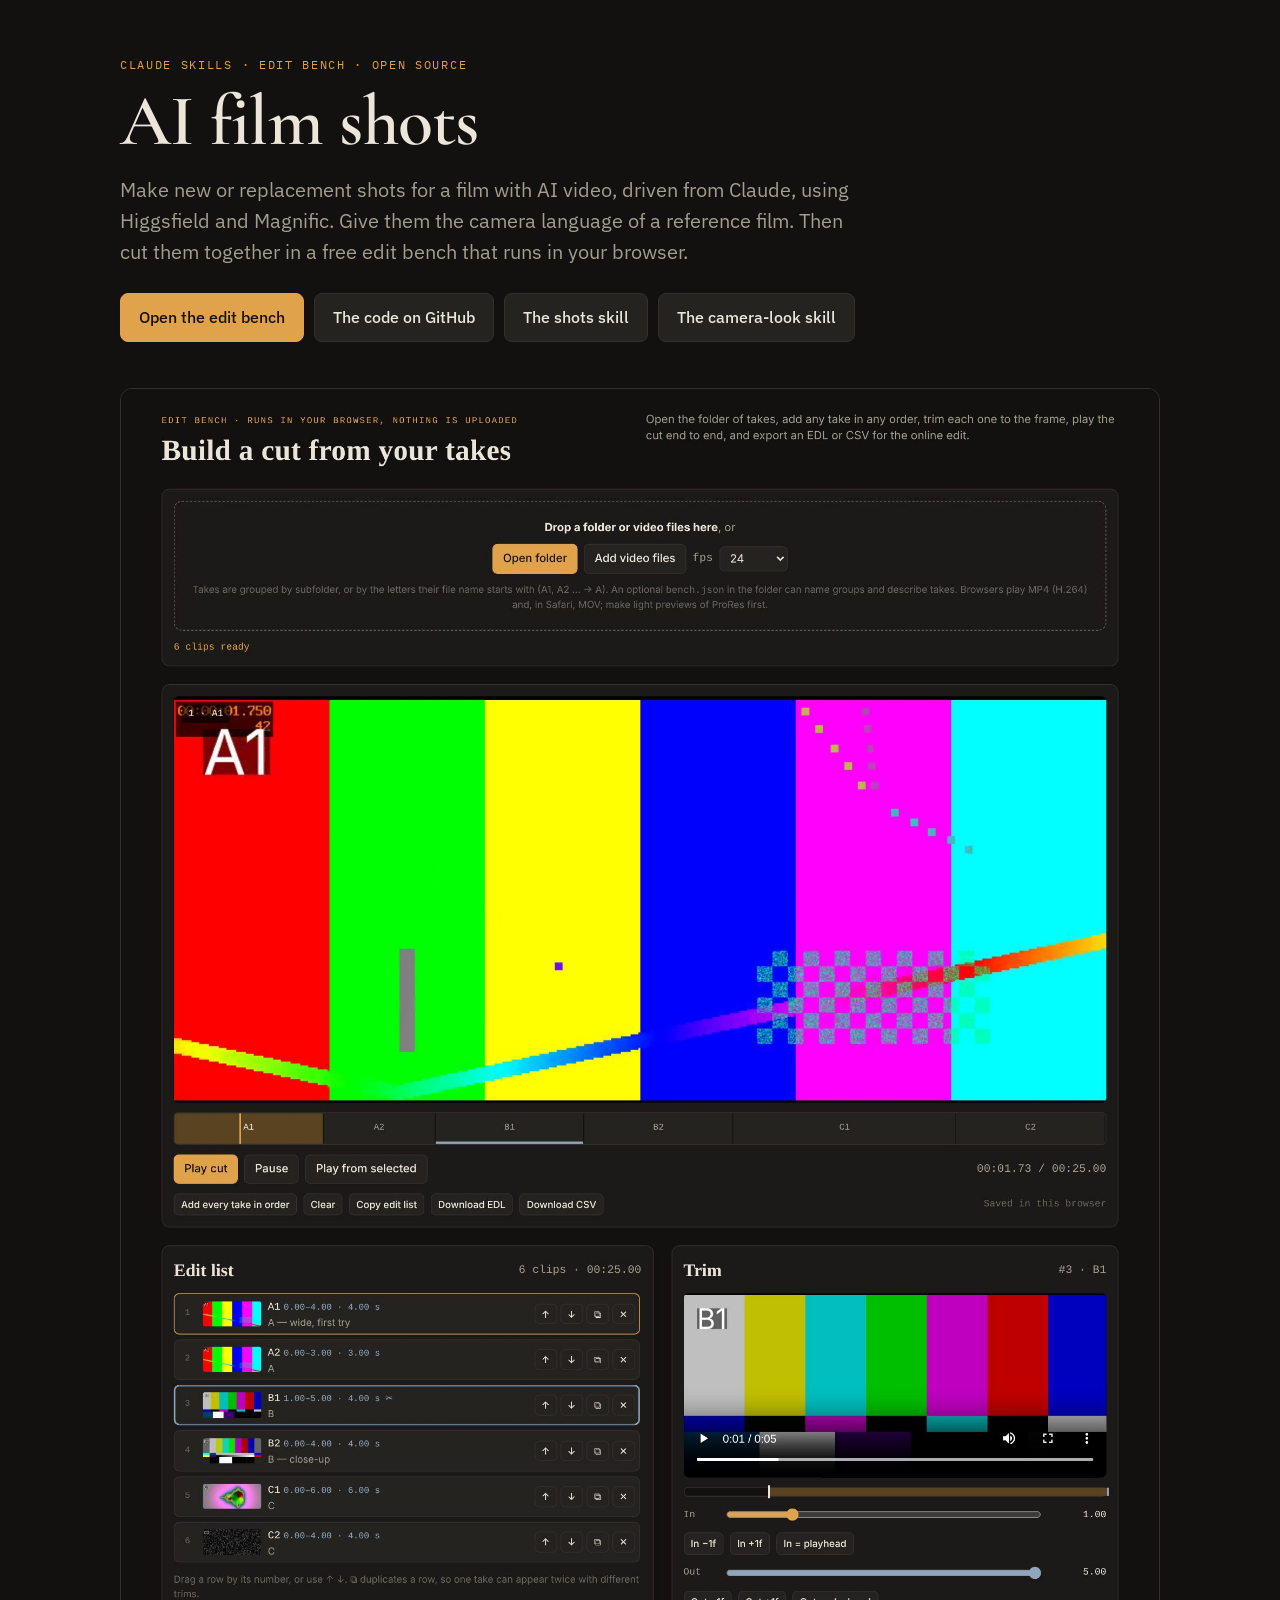
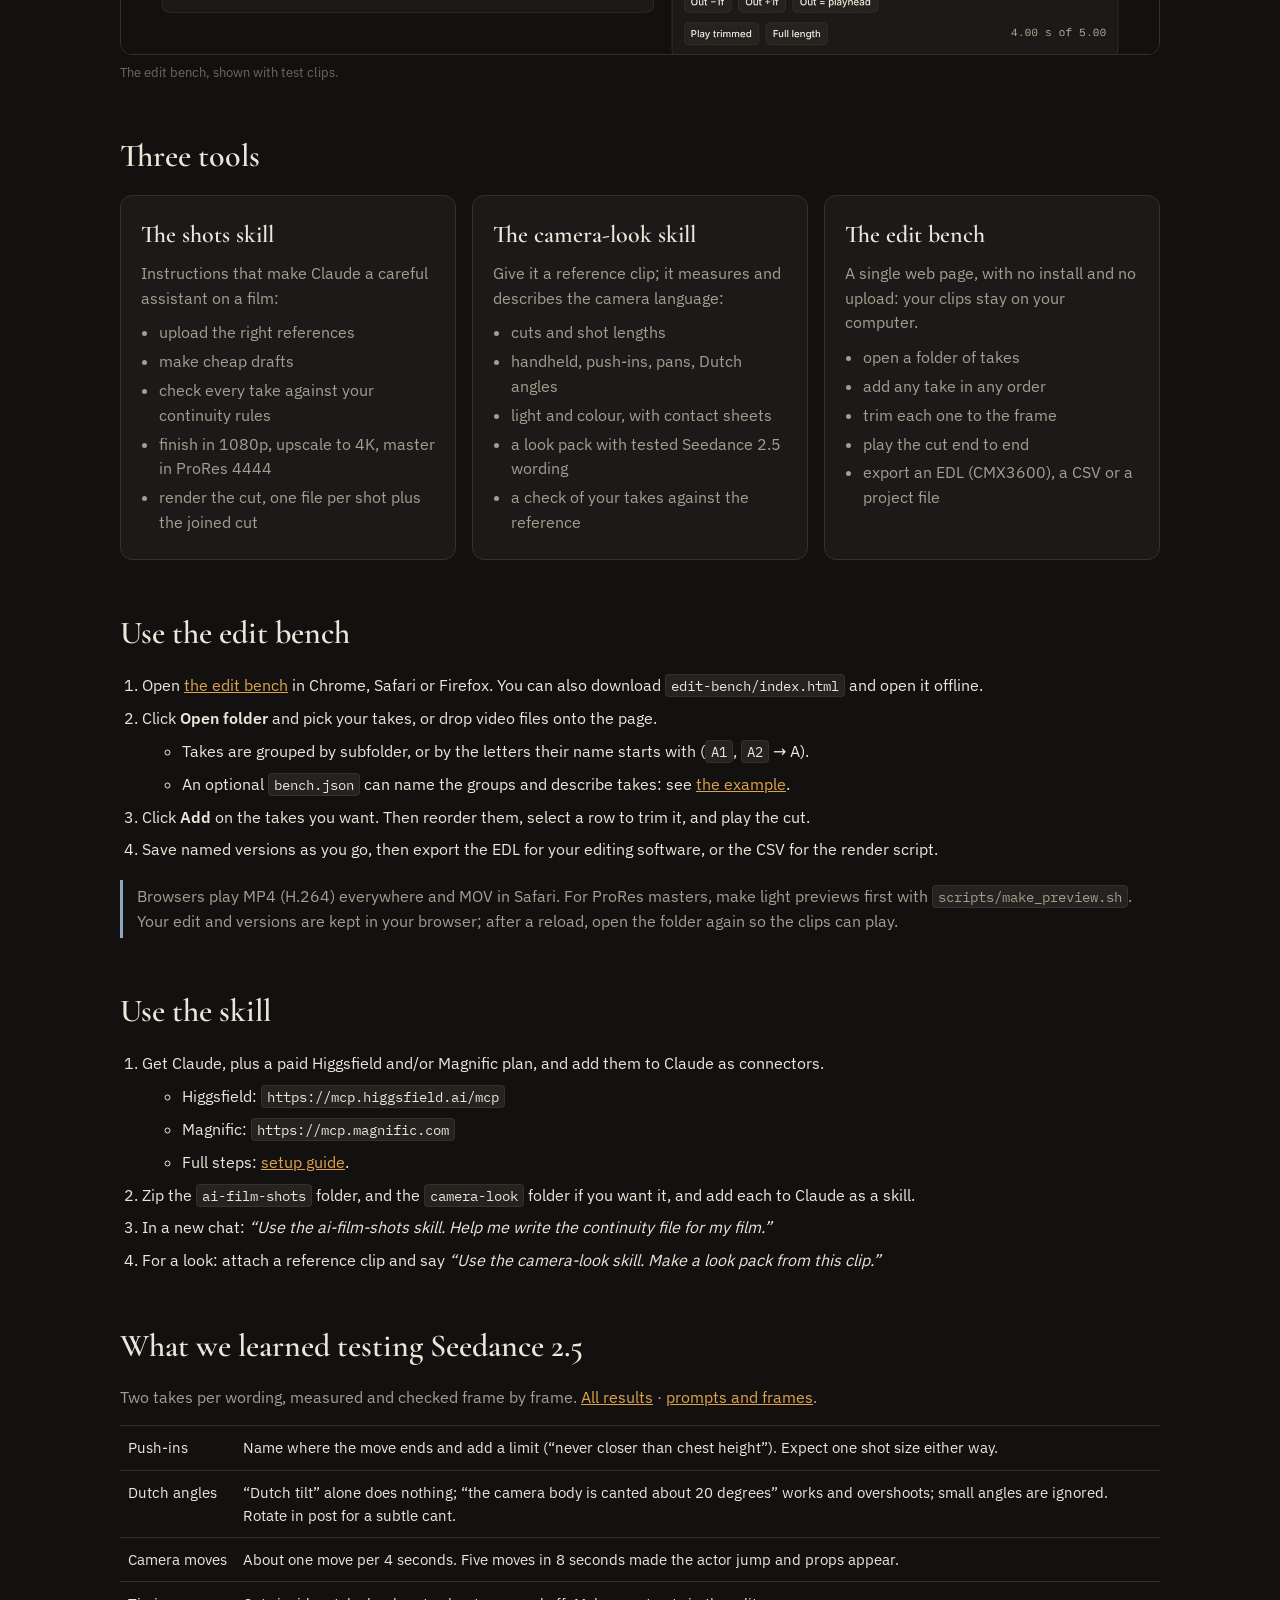
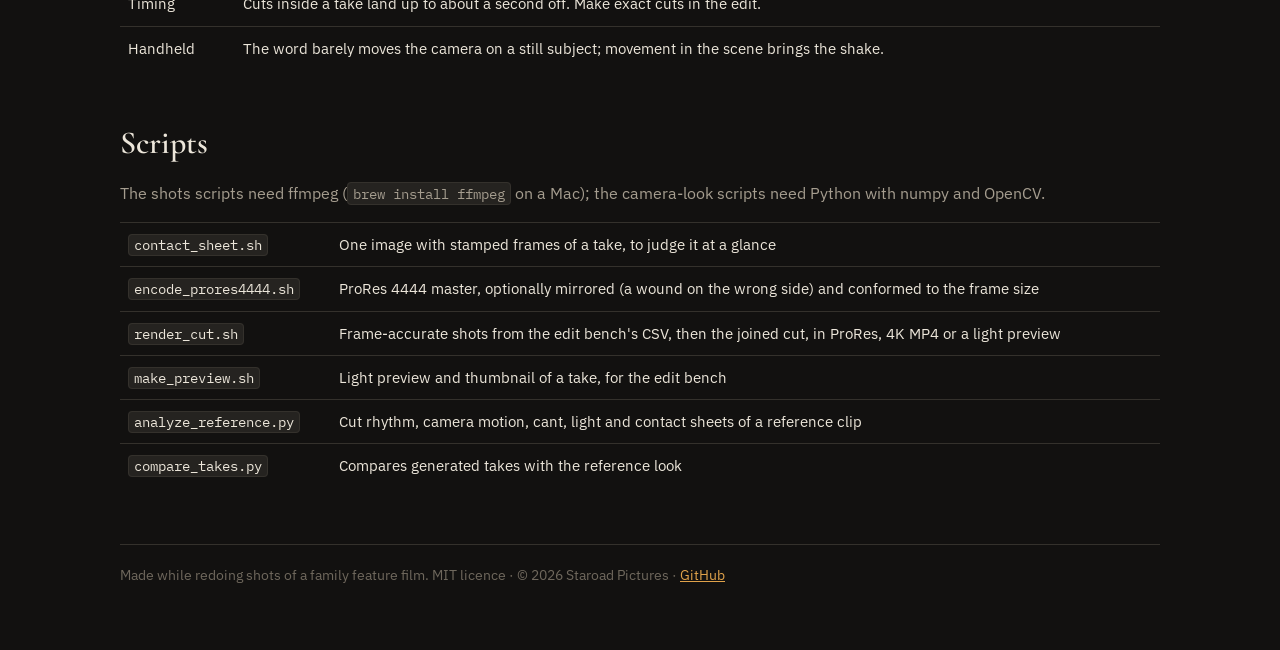
<file: index.html>
<!doctype html>
<html lang="en">
<head>
<meta charset="utf-8">
<meta name="viewport" content="width=device-width,initial-scale=1">
<title>AI film shots · Claude skill and edit bench</title>
<meta name="description" content="A Claude skill for making and delivering film shots with Higgsfield and Magnific, and a free in-browser edit bench for building cuts from your takes.">
<link rel="stylesheet" href="fonts/fonts.css">
<style>
:root{--bg:#121110;--panel:#1b1a18;--raise:#252320;--line:#34312c;--fg:#ece6da;--dim:#a59d8f;--faint:#6f685d;--torch:#e0a24a;--torch-dim:#5a4321;--moon:#8fa7bf;
  --display:"Cormorant Garamond",Georgia,serif;--body:"IBM Plex Sans",system-ui,-apple-system,"Segoe UI",sans-serif;--mono:"IBM Plex Mono",ui-monospace,Menlo,monospace;color-scheme:dark}
*{box-sizing:border-box}
html,body{margin:0;background:var(--bg);color:var(--fg)}
body{font-family:var(--body);font-size:16px;line-height:1.55;padding:0 16px 64px}
a{color:var(--torch)}a:hover{color:#f0b866}
.wrap{max-width:1040px;margin:0 auto}
header{padding:56px 0 28px}
.eyebrow{font-family:var(--mono);font-size:12px;letter-spacing:.14em;text-transform:uppercase;color:var(--torch)}
h1{font-family:var(--display);font-weight:600;font-size:clamp(40px,7vw,72px);line-height:1.02;margin:10px 0 16px;letter-spacing:-.01em}
.lede{font-size:clamp(17px,2.2vw,20px);color:var(--dim);max-width:62ch;margin:0}
.cta{display:flex;flex-wrap:wrap;gap:10px;margin-top:26px}
.btn{display:inline-block;text-decoration:none;font-weight:500;padding:11px 18px;border-radius:8px;border:1px solid var(--line);background:var(--raise);color:var(--fg)}
.btn.primary{background:var(--torch);border-color:var(--torch);color:#1a1206}
.btn:hover{border-color:var(--faint);color:var(--fg)}.btn.primary:hover{color:#1a1206;filter:brightness(1.06)}
.shot{margin:18px 0 8px;border:1px solid var(--line);border-radius:12px;overflow:hidden;background:#000}
.shot img{display:block;width:100%;height:auto}
.cap{font-size:13px;color:var(--faint);margin:0 0 40px}
h2{font-family:var(--display);font-weight:600;font-size:32px;margin:48px 0 14px}
.grid{display:grid;grid-template-columns:repeat(auto-fit,minmax(280px,1fr));gap:16px}
.card{background:var(--panel);border:1px solid var(--line);border-radius:12px;padding:20px}
.card h3{font-family:var(--display);font-weight:600;font-size:24px;margin:0 0 8px}
.card p{margin:0 0 10px;color:var(--dim)}
.card ul{margin:0;padding-left:18px;color:var(--dim)}.card li{margin:4px 0}
ol.steps{padding-left:22px}ol.steps li{margin:8px 0}
code{font-family:var(--mono);font-size:.9em;background:var(--raise);border:1px solid var(--line);border-radius:4px;padding:1px 5px}
table{width:100%;border-collapse:collapse;font-size:15px}
td{border-top:1px solid var(--line);padding:10px 8px;vertical-align:top}td:first-child{white-space:nowrap}
.note{border-left:3px solid var(--moon);padding:4px 0 4px 14px;color:var(--dim);margin:18px 0}
footer{margin-top:56px;padding-top:20px;border-top:1px solid var(--line);color:var(--faint);font-size:14px}
@media (max-width:560px){header{padding-top:36px}td:first-child{white-space:normal}}
</style>
</head>
<body>
<div class="wrap">
  <header>
    <div class="eyebrow">Claude skills · edit bench · open source</div>
    <h1>AI film shots</h1>
    <p class="lede">Make new or replacement shots for a film with AI video, driven from Claude, using Higgsfield and Magnific. Give them the camera language of a reference film. Then cut them together in a free edit bench that runs in your browser.</p>
    <div class="cta">
      <a class="btn primary" href="edit-bench/">Open the edit bench</a>
      <a class="btn" href="https://github.com/staroad-pictures/ai-film-shots-skill">The code on GitHub</a>
      <a class="btn" href="https://github.com/staroad-pictures/ai-film-shots-skill/tree/main/ai-film-shots">The shots skill</a>
      <a class="btn" href="https://github.com/staroad-pictures/ai-film-shots-skill/tree/main/camera-look">The camera-look skill</a>
    </div>
  </header>

  <div class="shot"><img src="edit-bench/screenshot.jpg" alt="The edit bench: a player, a timeline of the cut, the edit list and the trim panel" width="1920" height="2340" loading="lazy"></div>
  <p class="cap">The edit bench, shown with test clips.</p>

  <h2>Three tools</h2>
  <div class="grid">
    <div class="card">
      <h3>The shots skill</h3>
      <p>Instructions that make Claude a careful assistant on a film:</p>
      <ul>
        <li>upload the right references</li>
        <li>make cheap drafts</li>
        <li>check every take against your continuity rules</li>
        <li>finish in 1080p, upscale to 4K, master in ProRes 4444</li>
        <li>render the cut, one file per shot plus the joined cut</li>
      </ul>
    </div>
    <div class="card">
      <h3>The camera-look skill</h3>
      <p>Give it a reference clip; it measures and describes the camera language:</p>
      <ul>
        <li>cuts and shot lengths</li>
        <li>handheld, push-ins, pans, Dutch angles</li>
        <li>light and colour, with contact sheets</li>
        <li>a look pack with tested Seedance 2.5 wording</li>
        <li>a check of your takes against the reference</li>
      </ul>
    </div>
    <div class="card">
      <h3>The edit bench</h3>
      <p>A single web page, with no install and no upload: your clips stay on your computer.</p>
      <ul>
        <li>open a folder of takes</li>
        <li>add any take in any order</li>
        <li>trim each one to the frame</li>
        <li>play the cut end to end</li>
        <li>export an EDL (CMX3600), a CSV or a project file</li>
      </ul>
    </div>
  </div>

  <h2>Use the edit bench</h2>
  <ol class="steps">
    <li>Open <a href="edit-bench/">the edit bench</a> in Chrome, Safari or Firefox. You can also download <code>edit-bench/index.html</code> and open it offline.</li>
    <li>Click <b>Open folder</b> and pick your takes, or drop video files onto the page.
      <ul>
        <li>Takes are grouped by subfolder, or by the letters their name starts with (<code>A1</code>, <code>A2</code> → A).</li>
        <li>An optional <code>bench.json</code> can name the groups and describe takes: see <a href="edit-bench/bench.example.json">the example</a>.</li>
      </ul>
    </li>
    <li>Click <b>Add</b> on the takes you want. Then reorder them, select a row to trim it, and play the cut.</li>
    <li>Save named versions as you go, then export the EDL for your editing software, or the CSV for the render script.</li>
  </ol>
  <p class="note">Browsers play MP4 (H.264) everywhere and MOV in Safari. For ProRes masters, make light previews first with <code>scripts/make_preview.sh</code>. Your edit and versions are kept in your browser; after a reload, open the folder again so the clips can play.</p>

  <h2>Use the skill</h2>
  <ol class="steps">
    <li>Get Claude, plus a paid Higgsfield and/or Magnific plan, and add them to Claude as connectors.
      <ul>
        <li>Higgsfield: <code>https://mcp.higgsfield.ai/mcp</code></li>
        <li>Magnific: <code>https://mcp.magnific.com</code></li>
        <li>Full steps: <a href="https://github.com/staroad-pictures/ai-film-shots-skill/blob/main/ai-film-shots/references/setup.md">setup guide</a>.</li>
      </ul>
    </li>
    <li>Zip the <code>ai-film-shots</code> folder, and the <code>camera-look</code> folder if you want it, and add each to Claude as a skill.</li>
    <li>In a new chat: <i>“Use the ai-film-shots skill. Help me write the continuity file for my film.”</i></li>
    <li>For a look: attach a reference clip and say <i>“Use the camera-look skill. Make a look pack from this clip.”</i></li>
  </ol>

  <h2>What we learned testing Seedance 2.5</h2>
  <p style="color:var(--dim);margin-top:0">Two takes per wording, measured and checked frame by frame. <a href="https://github.com/staroad-pictures/ai-film-shots-skill/blob/main/camera-look/references/seedance_camera_notes.md">All results</a> · <a href="https://github.com/staroad-pictures/ai-film-shots-skill/tree/main/tests/camera-look-2026-10-29">prompts and frames</a>.</p>
  <table>
    <tr><td>Push-ins</td><td>Name where the move ends and add a limit (“never closer than chest height”). Expect one shot size either way.</td></tr>
    <tr><td>Dutch angles</td><td>“Dutch tilt” alone does nothing; “the camera body is canted about 20 degrees” works and overshoots; small angles are ignored. Rotate in post for a subtle cant.</td></tr>
    <tr><td>Camera moves</td><td>About one move per 4 seconds. Five moves in 8 seconds made the actor jump and props appear.</td></tr>
    <tr><td>Timing</td><td>Cuts inside a take land up to about a second off. Make exact cuts in the edit.</td></tr>
    <tr><td>Handheld</td><td>The word barely moves the camera on a still subject; movement in the scene brings the shake.</td></tr>
  </table>

  <h2>Scripts</h2>
  <p style="color:var(--dim);margin-top:0">The shots scripts need ffmpeg (<code>brew install ffmpeg</code> on a Mac); the camera-look scripts need Python with numpy and OpenCV.</p>
  <table>
    <tr><td><code>contact_sheet.sh</code></td><td>One image with stamped frames of a take, to judge it at a glance</td></tr>
    <tr><td><code>encode_prores4444.sh</code></td><td>ProRes 4444 master, optionally mirrored (a wound on the wrong side) and conformed to the frame size</td></tr>
    <tr><td><code>render_cut.sh</code></td><td>Frame-accurate shots from the edit bench's CSV, then the joined cut, in ProRes, 4K MP4 or a light preview</td></tr>
    <tr><td><code>make_preview.sh</code></td><td>Light preview and thumbnail of a take, for the edit bench</td></tr>
    <tr><td><code>analyze_reference.py</code></td><td>Cut rhythm, camera motion, cant, light and contact sheets of a reference clip</td></tr>
    <tr><td><code>compare_takes.py</code></td><td>Compares generated takes with the reference look</td></tr>
  </table>

  <footer>Made while redoing shots of a family feature film. MIT licence · © 2026 Staroad Pictures · <a href="https://github.com/staroad-pictures/ai-film-shots-skill">GitHub</a></footer>
</div>
</body>
</html>
</file>
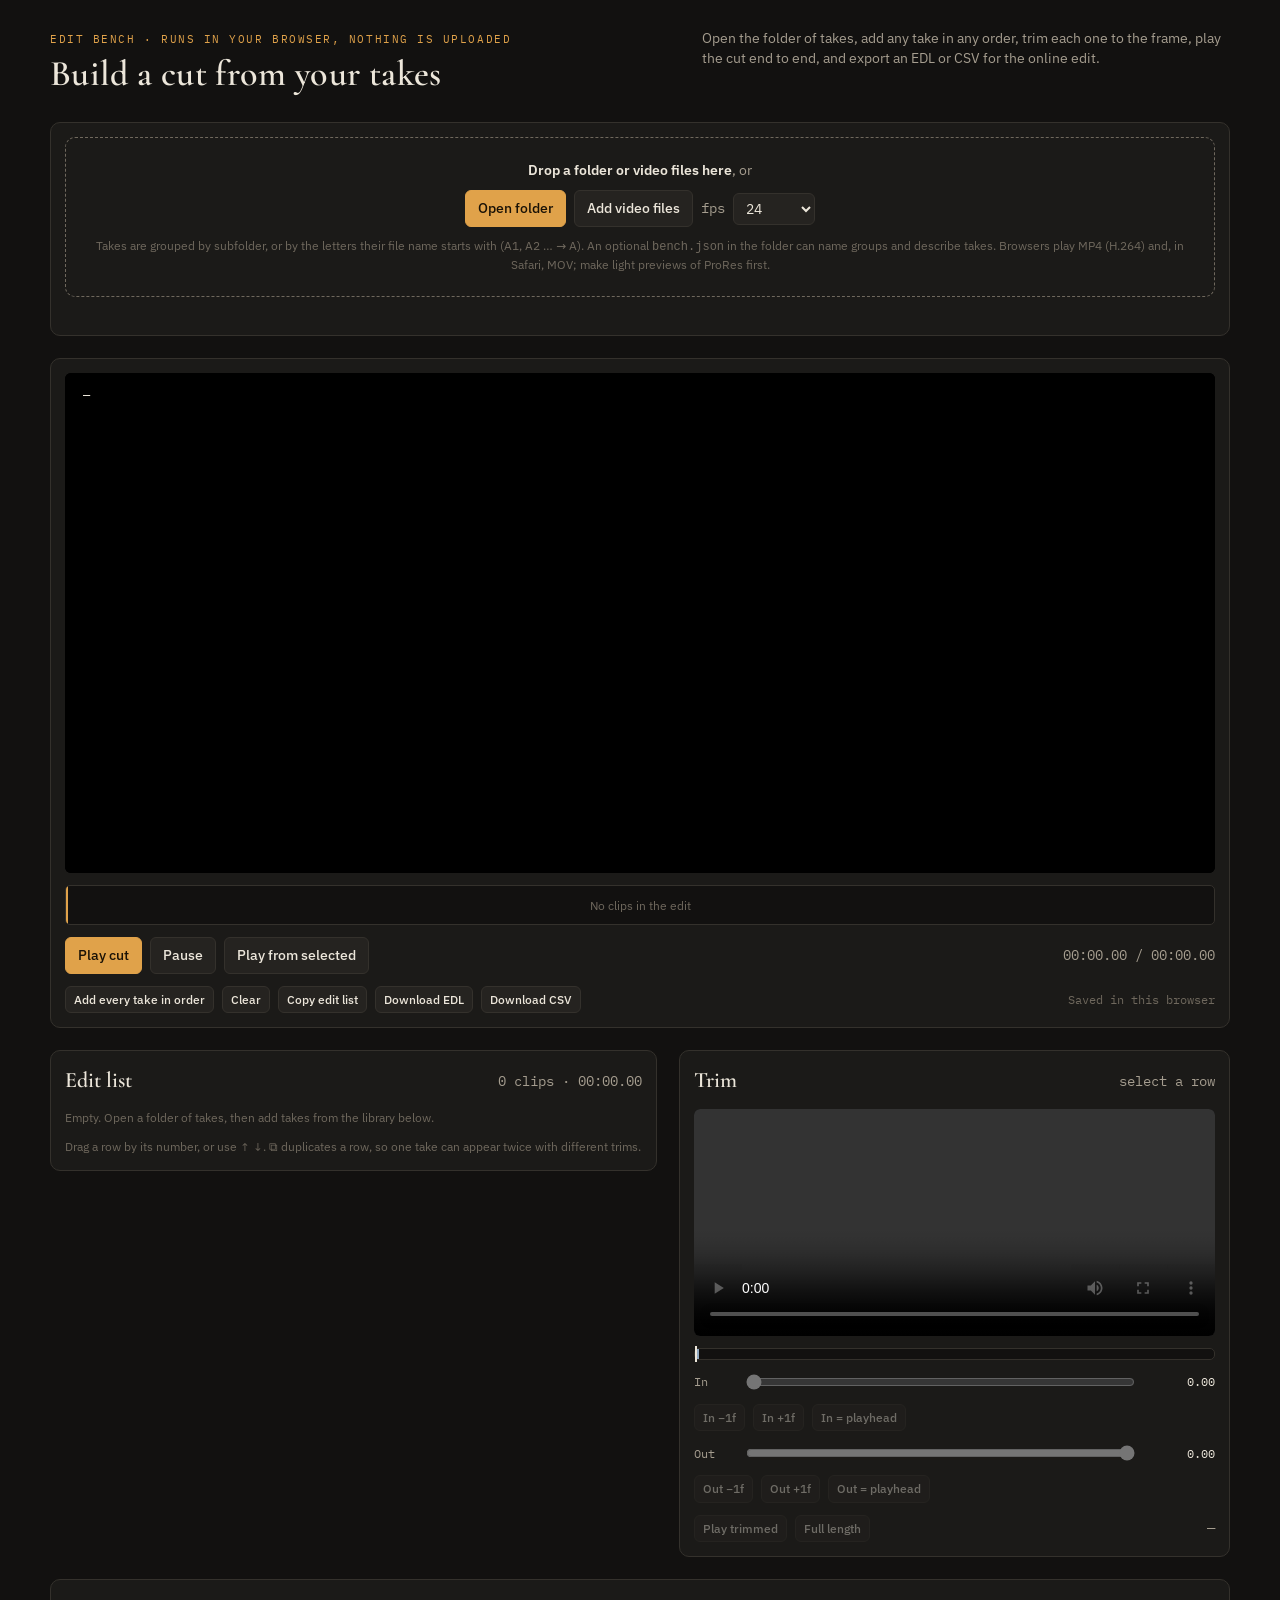
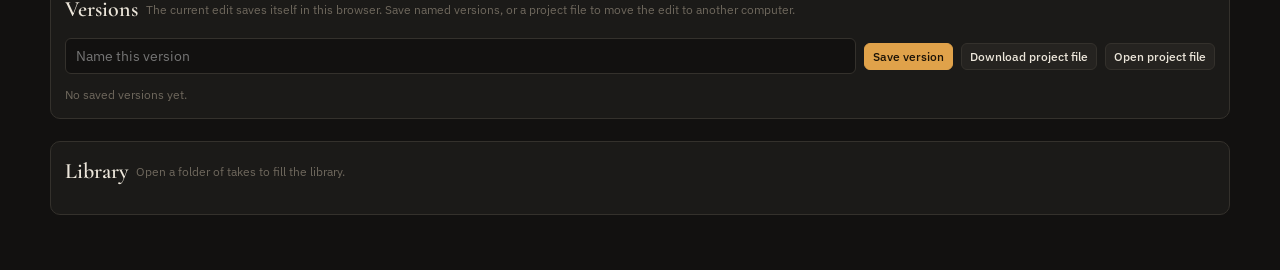
<file: edit-bench/index.html>
<!doctype html>
<html lang="en">
<head>
<meta charset="utf-8">
<meta name="viewport" content="width=device-width,initial-scale=1,viewport-fit=cover">
<title>Edit Bench</title>
<link rel="stylesheet" href="../fonts/fonts.css">
<style>
/* Layout: an editing bench. Player and proportional timeline on top, the edit list (any clip, any order, trimmed) and the trim viewer beside it, the clip library below. Single dark look, deliberate. */
:root{
  --bg:#121110; --panel:#1b1a18; --raise:#252320; --line:#34312c;
  --fg:#ece6da; --dim:#a59d8f; --faint:#6f685d;
  --torch:#e0a24a; --torch-dim:#5a4321; --moon:#8fa7bf; --moon-dim:#2b3640; --bad:#d9826b;
  --display:"Cormorant Garamond",Georgia,"Times New Roman",serif;
  --body:"IBM Plex Sans",system-ui,-apple-system,"Segoe UI",sans-serif;
  --mono:"IBM Plex Mono",ui-monospace,Menlo,Consolas,monospace;
  color-scheme:dark;
}
html,body{background:var(--bg);color:var(--fg)}
body{font-family:var(--body);font-size:14px;line-height:1.45;padding-left:max(16px,env(safe-area-inset-left,0px));padding-right:max(16px,env(safe-area-inset-right,0px));padding-block:20px 48px}
.wrap{max-width:1180px;margin:0 auto;display:grid;gap:22px}
header{display:flex;flex-wrap:wrap;align-items:baseline;justify-content:space-between;gap:8px 20px}
h1{font-family:var(--display);font-weight:600;font-size:clamp(26px,4vw,36px);margin:0;letter-spacing:.01em}
h2{font-family:var(--display);font-weight:600;font-size:22px;margin:0}
.sub{color:var(--dim);margin:0;max-width:66ch}
.eyebrow{font-family:var(--mono);font-size:11px;letter-spacing:.14em;text-transform:uppercase;color:var(--torch)}
.panel{display:grid;gap:12px;background:var(--panel);border:1px solid var(--line);border-radius:10px;padding:14px;min-width:0}
.screen{position:relative;width:100%;aspect-ratio:2.296;background:#000;border-radius:6px;overflow:hidden}
.screen video{position:absolute;inset:0;width:100%;height:100%;object-fit:contain;background:#000}
.screen video.off{visibility:hidden}
.slate{position:absolute;left:10px;top:10px;font-family:var(--mono);font-size:12px;background:rgba(0,0,0,.6);padding:3px 8px;border-radius:4px;pointer-events:none}
.controls{display:flex;flex-wrap:wrap;gap:8px;align-items:center}
button{font:inherit;font-weight:500;color:var(--fg);background:var(--raise);border:1px solid var(--line);border-radius:6px;padding:7px 12px;cursor:pointer;touch-action:manipulation}
button:hover{border-color:var(--faint)}
button:focus-visible,input:focus-visible{outline:2px solid var(--torch);outline-offset:2px}
button.primary{background:var(--torch);border-color:var(--torch);color:#1a1206}
button.sm{padding:4px 8px;font-size:12px}
button[disabled]{opacity:.4;cursor:default}
.tc{font-family:var(--mono);font-variant-numeric:tabular-nums;color:var(--dim)}
.push{margin-left:auto}
.timeline{position:relative;display:flex;height:38px;border-radius:5px;overflow:hidden;background:var(--bg);border:1px solid var(--line);cursor:pointer}
.timeline .empty{margin:auto;color:var(--faint);font-size:12px}
.seg{position:relative;min-width:0;border-right:1px solid var(--bg);background:var(--raise);display:flex;align-items:center;justify-content:center;font-family:var(--mono);font-size:11px;color:var(--dim);overflow:hidden;white-space:nowrap}
.seg.now{background:var(--torch-dim);color:var(--fg)}
.seg.sel{box-shadow:inset 0 -3px 0 var(--moon)}
.head{position:absolute;top:0;bottom:0;width:2px;background:var(--torch);left:0;pointer-events:none}
.bench{display:grid;grid-template-columns:minmax(0,1.1fr) minmax(0,1fr);gap:22px;align-items:start}
@media (max-width:860px){.bench{grid-template-columns:1fr}}
.list{display:grid;gap:6px;max-height:560px;overflow:auto;padding-right:2px}
.row{display:grid;grid-template-columns:22px 72px minmax(0,1fr) auto;gap:8px;align-items:center;background:var(--raise);border:1px solid var(--line);border-radius:7px;padding:5px}
.row.sel{border-color:var(--moon);box-shadow:inset 0 0 0 1px var(--moon)}
.row.now{border-color:var(--torch)}
.row.drop{border-top:2px solid var(--torch)}
.row .n{font-family:var(--mono);font-size:11px;color:var(--faint);text-align:center;cursor:grab}
.row img{width:72px;aspect-ratio:2.296;object-fit:cover;border-radius:3px;display:block;background:#000;cursor:pointer}
.row .t{min-width:0;cursor:pointer}
.row .t b{font-family:var(--mono);font-weight:500;font-size:13px}
.row .t span{display:block;font-size:12px;color:var(--dim);white-space:nowrap;overflow:hidden;text-overflow:ellipsis}
.row .t code{font-family:var(--mono);font-size:11px;color:var(--moon)}
.row .b{display:flex;gap:4px;flex-wrap:wrap;justify-content:flex-end}
.row .b button{padding:3px 7px;font-size:12px;min-width:28px}
@media (max-width:520px){.row{grid-template-columns:18px 56px minmax(0,1fr)}.row img{width:56px}.row .b{grid-column:1/-1;justify-content:flex-start}}
.hint{color:var(--faint);font-size:12px;margin:0}
.trim video{width:100%;height:auto;aspect-ratio:2.296;background:#000;border-radius:6px;display:block}
.rng{display:grid;grid-template-columns:42px minmax(0,1fr) 74px;gap:8px;align-items:center}
.rng label{font-family:var(--mono);font-size:12px;color:var(--dim)}
.rng input[type=range]{width:100%;accent-color:var(--torch)}
.rng.out input[type=range]{accent-color:var(--moon)}
.rng output{font-family:var(--mono);font-size:12px;text-align:right}
.bar{position:relative;height:10px;background:var(--bg);border:1px solid var(--line);border-radius:5px}
.bar i{position:absolute;top:0;bottom:0;background:var(--torch-dim);border-left:2px solid var(--torch);border-right:2px solid var(--moon)}
.bar b{position:absolute;top:-3px;bottom:-3px;width:2px;background:var(--fg)}
.beat{display:grid;gap:8px}
.beat-h{display:flex;flex-wrap:wrap;align-items:baseline;gap:6px 12px}
.beat-h .place{color:var(--dim)}
.strip{display:flex;gap:10px;overflow-x:auto;padding-bottom:6px;scroll-snap-type:x proximity}
.card{flex:0 0 172px;display:grid;gap:6px;align-content:start;background:var(--bg);border:1px solid var(--line);border-radius:8px;padding:6px;scroll-snap-align:start}
.card.k4on{border-color:var(--moon)}
.card img{width:100%;aspect-ratio:2.296;object-fit:cover;border-radius:4px;display:block;background:#000}
.card .r{display:flex;align-items:center;gap:6px;flex-wrap:wrap}
.card .id{font-family:var(--mono);font-weight:500;font-size:13px}
.card .d{font-family:var(--mono);font-size:11px;color:var(--faint);margin-left:auto}
.chip{font-family:var(--mono);font-size:10px;letter-spacing:.06em;text-transform:uppercase;padding:1px 5px;border-radius:3px;background:var(--torch-dim);color:var(--torch)}
.chip.in{background:var(--moon-dim);color:var(--moon)}
.card .lab{font-size:12px;color:var(--dim);line-height:1.3}
.card .note{font-size:11px;color:var(--moon);line-height:1.3}
.card .acts{display:flex;gap:6px;flex-wrap:wrap}
.card .k4[aria-pressed="true"]{background:var(--moon);border-color:var(--moon);color:#0f1418}
.k4list{display:flex;flex-wrap:wrap;gap:6px}
.pk{display:inline-flex;align-items:center;gap:6px;font-family:var(--mono);font-size:12px;background:var(--raise);border:1px solid var(--line);border-radius:5px;padding:3px 4px 3px 8px}
.pk button{padding:0 6px;font-size:13px;line-height:20px;border:0;background:transparent;color:var(--dim)}
.sync{font-family:var(--mono);font-size:12px;color:var(--faint)}
.sync.ok{color:var(--moon)}.sync.err{color:var(--bad)}
.toast{font-family:var(--mono);font-size:12px;color:var(--torch);min-height:1em}
#vname{flex:1 1 220px;min-width:0;font:inherit;color:var(--fg);background:var(--bg);border:1px solid var(--line);border-radius:6px;padding:7px 10px}
.btnlike{font-weight:500;color:var(--fg);background:var(--raise);border:1px solid var(--line);border-radius:6px;padding:4px 8px;font-size:12px;cursor:pointer}
.vlist{display:grid;gap:6px}
.vrow{display:grid;grid-template-columns:minmax(0,1fr) auto;gap:8px;align-items:center;background:var(--raise);border:1px solid var(--line);border-radius:7px;padding:6px 8px}
.vrow b{font-weight:500}.vrow span{display:block;font-family:var(--mono);font-size:11px;color:var(--dim)}
.vrow .b{display:flex;gap:4px}
.vrow button.warn{border-color:var(--bad);color:var(--bad)}
details summary{cursor:pointer;font-family:var(--display);font-weight:600;font-size:22px}
</style>
<style>
.drop{border:1px dashed var(--faint);border-radius:10px;padding:22px 16px;text-align:center;color:var(--dim)}
.drop.over{border-color:var(--torch);color:var(--fg);background:var(--raise)}
.drop b{color:var(--fg)}
.miss{opacity:.45}
.row .t .warn{color:var(--bad)}
select{font:inherit;color:var(--fg);background:var(--raise);border:1px solid var(--line);border-radius:6px;padding:5px 8px}
.card img,.row img{background:#000 linear-gradient(135deg,#1b1a18,#252320)}
</style>
</head>
<body>
<div class="wrap">
  <header>
    <div>
      <div class="eyebrow">Edit bench · runs in your browser, nothing is uploaded</div>
      <h1>Build a cut from your takes</h1>
    </div>
    <p class="sub">Open the folder of takes, add any take in any order, trim each one to the frame, play the cut end to end, and export an EDL or CSV for the online edit.</p>
  </header>

  <section class="panel" aria-label="Clips">
    <div class="drop" id="drop">
      <p style="margin:0 0 10px"><b>Drop a folder or video files here</b>, or</p>
      <div class="controls" style="justify-content:center">
        <label class="btnlike primary" for="pickDir" style="background:var(--torch);border-color:var(--torch);color:#1a1206;padding:7px 12px;font-size:14px">Open folder</label><input id="pickDir" type="file" webkitdirectory multiple hidden>
        <label class="btnlike" for="pickFiles" style="padding:7px 12px;font-size:14px">Add video files</label><input id="pickFiles" type="file" accept="video/*,.mov,.mp4,.m4v,.webm,.json" multiple hidden>
        <label class="tc" for="fps">fps</label><select id="fps"><option>23.976</option><option selected>24</option><option>25</option><option>29.97</option><option>30</option></select>
      </div>
      <p class="hint" style="margin:10px 0 0">Takes are grouped by subfolder, or by the letters their file name starts with (A1, A2 … → A). An optional <code>bench.json</code> in the folder can name groups and describe takes. Browsers play MP4 (H.264) and, in Safari, MOV; make light previews of ProRes first.</p>
    </div>
    <div class="toast" id="toast" role="status"></div>
  </section>

  <section class="panel" aria-label="Player">
    <div class="screen"><video id="va" playsinline preload="auto"></video><video id="vb" class="off" playsinline preload="auto"></video><div class="slate" id="slate">—</div></div>
    <div class="timeline" id="tl" title="Click a segment to play from there"><div class="head" id="head"></div></div>
    <div class="controls">
      <button class="primary" id="play">Play cut</button>
      <button id="pause">Pause</button>
      <button id="fromSel">Play from selected</button>
      <span class="tc push" id="tc">00:00.00 / 00:00.00</span>
    </div>
    <div class="controls">
      <button class="sm" id="loadAll">Add every take in order</button>
      <button class="sm" id="clear">Clear</button>
      <button class="sm" id="copy">Copy edit list</button>
      <button class="sm" id="dlEdl">Download EDL</button>
      <button class="sm" id="dlCsv">Download CSV</button>
      <span class="sync push" id="sync">Saved in this browser</span>
    </div>
  </section>

  <div class="bench">
    <section class="panel" aria-label="Edit list">
      <div class="controls"><h2>Edit list</h2><span class="tc push" id="count">0 clips</span></div>
      <div class="list" id="list"></div>
      <p class="hint">Drag a row by its number, or use ↑ ↓. ⧉ duplicates a row, so one take can appear twice with different trims.</p>
    </section>
    <section class="panel trim" aria-label="Trim">
      <div class="controls"><h2>Trim</h2><span class="tc push" id="trimId">select a row</span></div>
      <video id="tv" playsinline controls preload="auto"></video>
      <div class="bar"><i id="barSel"></i><b id="barHead"></b></div>
      <div class="rng"><label for="inR">In</label><input type="range" id="inR" min="0" max="1" step="0.001" value="0"><output id="inO">0.00</output></div>
      <div class="controls">
        <button class="sm" data-n="in,-1">In −1f</button><button class="sm" data-n="in,1">In +1f</button>
        <button class="sm" id="inHere">In = playhead</button>
      </div>
      <div class="rng out"><label for="outR">Out</label><input type="range" id="outR" min="0" max="1" step="0.001" value="1"><output id="outO">0.00</output></div>
      <div class="controls">
        <button class="sm" data-n="out,-1">Out −1f</button><button class="sm" data-n="out,1">Out +1f</button>
        <button class="sm" id="outHere">Out = playhead</button>
      </div>
      <div class="controls">
        <button class="sm" id="playTrim">Play trimmed</button>
        <button class="sm" id="resetTrim">Full length</button>
        <span class="tc push" id="trimLen">—</span>
      </div>
    </section>
  </div>

  <section class="panel" aria-label="Versions">
    <div class="controls"><h2>Versions</h2><span class="hint push">The current edit saves itself in this browser. Save named versions, or a project file to move the edit to another computer.</span></div>
    <div class="controls">
      <input id="vname" type="text" maxlength="80" placeholder="Name this version" aria-label="Version name">
      <button class="sm primary" id="vsave">Save version</button>
      <button class="sm" id="pjDl">Download project file</button>
      <label class="sm btnlike" for="pjIn">Open project file</label><input id="pjIn" type="file" accept=".json,application/json" hidden>
    </div>
    <div class="vlist" id="vlist"></div>
  </section>

  <section class="panel" aria-label="Library">
    <div class="controls"><h2>Library</h2><span class="hint push" id="libHint">“Add” puts the take after the selected row, or at the end.</span></div>
    <div id="beats" style="display:grid;gap:22px;min-width:0"></div>
  </section>
</div>
<script>
// ---------- state ----------
let FPS=24; const q=t=>Math.round(t*FPS)/FPS; const FR=()=>1/FPS;
const $=s=>document.querySelector(s);
const f2=t=>(Math.max(0,t)).toFixed(2);
const fmt=t=>{t=Math.max(0,t);const m=Math.floor(t/60),s=t-m*60;return String(m).padStart(2,'0')+':'+s.toFixed(2).padStart(5,'0')};
const esc=s=>String(s).replace(/[&<>"]/g,c=>({'&':'&amp;','<':'&lt;','>':'&gt;','"':'&quot;'}[c]));
let CLIP={};          // id -> {id,name,url,dur,group,label,note,thumb}
let ORDER=[];         // group names in display order
let META={groups:{},takes:{}};
let uidN=1;const mk=(id,i,o,d)=>({u:uidN++,id,in:i??0,out:o??(CLIP[id]?CLIP[id].dur:(d||0))});
let seq=[],sel=null,playing=false,idx=-1,pl=[];
const dur=id=>CLIP[id]?CLIP[id].dur:Infinity;
const len=x=>Math.max(0,x.out-x.in);
const total=()=>seq.reduce((a,x)=>a+len(x),0);
const have=id=>!!(CLIP[id]&&CLIP[id].url);
let tt;function toast(m){$('#toast').textContent=m;clearTimeout(tt);tt=setTimeout(()=>$('#toast').textContent='',3500)}
const plain=()=>seq.map(x=>({id:x.id,in:+x.in.toFixed(3),out:+x.out.toFixed(3)}));
function valid(a){return Array.isArray(a)?a.filter(x=>x&&x.id).map(x=>{const d=dur(x.id);const i=Math.max(0,+x.in||0);const o=Math.min(d,Math.max(i+0.001,x.out==null?d:+x.out));return mk(String(x.id),i,o)}):[]}
function saveLocal(){try{localStorage.setItem('benchEdit',JSON.stringify({fps:FPS,items:plain()}))}catch(e){}}
function changed(){saveLocal();renderAll()}
try{const s=JSON.parse(localStorage.getItem('benchEdit')||'null');if(s){FPS=+s.fps||24;seq=valid(s.items)}}catch(e){}
$('#fps').value=String(FPS);
$('#fps').addEventListener('change',e=>{FPS=+e.target.value;saveLocal();renderAll();paintTrim()});

// ---------- loading clips ----------
const isVid=f=>/\.(mp4|m4v|mov|webm|mkv)$/i.test(f.name)||/^video\//.test(f.type);
const prefix=n=>{const m=n.match(/^([A-Za-z]+)[ _-]?\d/);return m?m[1].toUpperCase():''};
function probe(url){return new Promise(res=>{const v=document.createElement('video');v.preload='metadata';v.muted=true;v.src=url;let done=false;
  const fin=(d,th)=>{if(done)return;done=true;v.removeAttribute('src');v.load();res({dur:d,thumb:th})};
  v.onerror=()=>fin(NaN,'');setTimeout(()=>fin(v.duration||NaN,''),15000);
  v.onloadedmetadata=()=>{const d=v.duration;v.currentTime=Math.min(1,d/3)};
  v.onseeked=()=>{try{const c=document.createElement('canvas');c.width=240;c.height=Math.round(240*(v.videoHeight||1)/(v.videoWidth||2.4))||104;c.getContext('2d').drawImage(v,0,0,c.width,c.height);fin(v.duration,c.toDataURL('image/jpeg',.7))}catch(e){fin(v.duration,'')}}})}
async function readMeta(f){try{const j=JSON.parse(await f.text());
  if(Array.isArray(j)){j.forEach(s=>{(s.opts||s.takes||[]).forEach(o=>{META.takes[o.id]={group:s.name,label:o.label,note:o.note}});META.groups[s.name]={place:s.place||''}})}
  else{Object.assign(META.groups,j.groups||{});Object.assign(META.takes,j.takes||{})}
  toast('Read '+f.name)}catch(e){toast(f.name+' is not valid JSON')}}
async function addFiles(list){
  const files=[...list];const js=files.filter(f=>/\.json$/i.test(f.name)&&/bench|slots|takes/i.test(f.name));for(const f of js)await readMeta(f);
  const vids=files.filter(isVid).sort((a,b)=>(a.webkitRelativePath||a.name).localeCompare(b.webkitRelativePath||b.name,undefined,{numeric:true}));
  if(!vids.length){if(!js.length)toast('No video files found');renderAll();return}
  toast(`Reading ${vids.length} clip${vids.length>1?'s':''}…`);
  let n=0;const work=vids.slice();
  async function worker(){while(work.length){const f=work.shift();const id=f.name.replace(/\.[^.]+$/,'');
    const parts=(f.webkitRelativePath||'').split('/');const sub=parts.length>2?parts[parts.length-2]:'';
    const m=META.takes[id]||{};const group=m.group||sub||prefix(id)||'Clips';
    if(CLIP[id]&&CLIP[id].url)URL.revokeObjectURL(CLIP[id].url);
    const url=URL.createObjectURL(f);const p=await probe(url);
    if(!isFinite(p.dur)){URL.revokeObjectURL(url);toast(`${f.name}: this browser can't play it`);continue}
    CLIP[id]={id,name:f.name,url,dur:p.dur,group,label:m.label||'',note:m.note||'',thumb:p.thumb};
    if(!ORDER.includes(group))ORDER.push(group);n++;if(n%6===0)renderBeats()}}
  await Promise.all([worker(),worker(),worker()]);
  seq=valid(seq.map(x=>({id:x.id,in:x.in,out:x.out})));
  renderAll();loadTrim();toast(`${n} clip${n===1?'':'s'} ready`)}
$('#pickDir').addEventListener('change',e=>{addFiles(e.target.files);e.target.value=''});
$('#pickFiles').addEventListener('change',e=>{addFiles(e.target.files);e.target.value=''});
const drop=$('#drop');
['dragenter','dragover'].forEach(ev=>document.addEventListener(ev,e=>{e.preventDefault();drop.classList.add('over')}));
['dragleave','drop'].forEach(ev=>document.addEventListener(ev,e=>{if(ev==='dragleave'&&e.relatedTarget)return;drop.classList.remove('over')}));
document.addEventListener('drop',async e=>{e.preventDefault();const out=[];
  const walk=(en,path)=>new Promise(res=>{if(en.isFile)en.file(f=>{try{Object.defineProperty(f,'webkitRelativePath',{value:path+f.name})}catch(_){}out.push(f);res()},()=>res());
    else if(en.isDirectory){const r=en.createReader();const all=[];const rd=()=>r.readEntries(async es=>{if(!es.length){for(const c of all)await walk(c,path+en.name+'/');res()}else{all.push(...es);rd()}},()=>res());rd()}else res()});
  const items=[...(e.dataTransfer.items||[])].map(i=>i.webkitGetAsEntry&&i.webkitGetAsEntry()).filter(Boolean);
  if(items.length){for(const en of items)await walk(en,'');addFiles(out)}else addFiles(e.dataTransfer.files)});

// ---------- edit list ----------
let dragU=null;
function renderList(){const L=$('#list');L.innerHTML='';
  seq.forEach((x,i)=>{const o=CLIP[x.id];const r=document.createElement('div');r.className='row'+(x.u===sel?' sel':'')+(have(x.id)?'':' miss');r.draggable=true;r.dataset.u=x.u;
    const trimmed=o&&(x.in>0.001||x.out<o.dur-0.001);
    r.innerHTML=`<div class="n" title="Drag to reorder">${i+1}</div><img src="${o&&o.thumb?o.thumb:''}" alt=""><div class="t"><b>${esc(x.id)}</b> <code>${f2(x.in)}–${f2(x.out)} · ${f2(len(x))} s${trimmed?' ✂':''}</code><span>${o?esc(o.group+(o.label?' — '+o.label:'')):'<span class="warn">missing: open its folder again</span>'}</span></div><div class="b"><button type="button" data-a="up" aria-label="Move up">↑</button><button type="button" data-a="down" aria-label="Move down">↓</button><button type="button" data-a="dup" aria-label="Duplicate">⧉</button><button type="button" data-a="del" aria-label="Remove">✕</button></div>`;
    r.querySelector('.t').addEventListener('click',()=>select(x.u));r.querySelector('img').addEventListener('click',()=>select(x.u));
    r.querySelector('.b').addEventListener('click',e=>{const a=e.target.dataset.a;if(!a)return;const k=seq.findIndex(y=>y.u===x.u);
      if(a==='up'&&k>0)[seq[k-1],seq[k]]=[seq[k],seq[k-1]];
      if(a==='down'&&k<seq.length-1)[seq[k+1],seq[k]]=[seq[k],seq[k+1]];
      if(a==='dup'){const c=mk(x.id,x.in,x.out);seq.splice(k+1,0,c);sel=c.u}
      if(a==='del'){seq.splice(k,1);if(sel===x.u)sel=null}
      stop();changed();loadTrim()});
    r.addEventListener('dragstart',e=>{dragU=x.u;e.dataTransfer.effectAllowed='move';try{e.dataTransfer.setData('text/plain',String(x.u))}catch(_){}});
    r.addEventListener('dragover',e=>{if(dragU==null)return;e.preventDefault();e.stopPropagation();r.classList.add('drop')});
    r.addEventListener('dragleave',()=>r.classList.remove('drop'));
    r.addEventListener('drop',e=>{if(dragU==null)return;e.preventDefault();e.stopPropagation();r.classList.remove('drop');if(dragU===x.u){dragU=null;return}const from=seq.findIndex(y=>y.u===dragU);const it=seq.splice(from,1)[0];const to=seq.findIndex(y=>y.u===x.u);seq.splice(to,0,it);dragU=null;stop();changed()});
    L.appendChild(r)});
  if(!seq.length){const p=document.createElement('p');p.className='hint';p.textContent='Empty. Open a folder of takes, then add takes from the library below.';L.appendChild(p)}
  const miss=seq.filter(x=>!have(x.id)).length;
  $('#count').textContent=`${seq.length} clip${seq.length===1?'':'s'} · ${fmt(total())}${miss?` · ${miss} missing`:''}`}
function renderTimeline(){const T=$('#tl');T.querySelectorAll('.seg,.empty').forEach(n=>n.remove());
  if(!seq.length){const e=document.createElement('div');e.className='empty';e.textContent='No clips in the edit';T.insertBefore(e,$('#head'))}
  seq.forEach((x,i)=>{const d=document.createElement('div');d.className='seg'+(x.u===sel?' sel':'');d.style.flex=`${Math.max(len(x),.05)} 0 0`;d.textContent=x.id;d.dataset.i=i;d.title=`${x.id} ${f2(len(x))} s`;T.insertBefore(d,$('#head'))});
  if(!playing)$('#tc').textContent=`${fmt(0)} / ${fmt(total())}`}

// ---------- trim ----------
const tv=$('#tv'),inR=$('#inR'),outR=$('#outR');let trimPlay=false;
const cur=()=>seq.find(x=>x.u===sel);
function select(u){sel=u;renderAll();loadTrim()}
function loadTrim(){const x=cur();const ok=x&&have(x.id);[inR,outR,$('#inHere'),$('#outHere'),$('#playTrim'),$('#resetTrim'),...document.querySelectorAll('[data-n]')].forEach(b=>b.disabled=!ok);
  if(!ok){$('#trimId').textContent=x?`${x.id}: missing`:'select a row';tv.removeAttribute('src');tv.load();$('#trimLen').textContent='—';$('#barSel').style.width='0';return}
  const d=CLIP[x.id].dur;$('#trimId').textContent=`#${seq.indexOf(x)+1} · ${x.id}`;inR.max=outR.max=d;inR.step=outR.step=FR();inR.value=x.in;outR.value=x.out;
  if(tv.src!==CLIP[x.id].url){tv.src=CLIP[x.id].url;tv.addEventListener('loadedmetadata',()=>{tv.currentTime=x.in},{once:true})}else tv.currentTime=x.in;paintTrim()}
function paintTrim(){const x=cur();if(!x||!have(x.id))return;const d=CLIP[x.id].dur;$('#inO').textContent=f2(x.in);$('#outO').textContent=f2(x.out);$('#trimLen').textContent=`${f2(len(x))} s of ${f2(d)}`;
  $('#barSel').style.left=(100*x.in/d)+'%';$('#barSel').style.width=(100*(x.out-x.in)/d)+'%';$('#barHead').style.left=(100*Math.min(tv.currentTime||0,d)/d)+'%'}
function trimChanged(){paintTrim();saveLocal();renderList();renderTimeline()}
function setIn(v){const x=cur();if(!x)return;x.in=Math.max(0,Math.min(q(v),x.out-FR()));inR.value=x.in;tv.currentTime=x.in;trimChanged()}
function setOut(v){const x=cur();if(!x)return;x.out=Math.min(CLIP[x.id].dur,Math.max(q(v),x.in+FR()));outR.value=x.out;tv.currentTime=Math.max(x.in,x.out-FR());trimChanged()}
inR.addEventListener('input',()=>setIn(+inR.value));outR.addEventListener('input',()=>setOut(+outR.value));
document.querySelectorAll('[data-n]').forEach(b=>b.addEventListener('click',()=>{const[w,n]=b.dataset.n.split(',');const x=cur();if(!x)return;w==='in'?setIn(x.in+n*FR()):setOut(x.out+n*FR())}));
$('#inHere').addEventListener('click',()=>setIn(tv.currentTime));$('#outHere').addEventListener('click',()=>setOut(tv.currentTime));
$('#resetTrim').addEventListener('click',()=>{const x=cur();if(!x)return;x.in=0;x.out=CLIP[x.id].dur;loadTrim();changed()});
$('#playTrim').addEventListener('click',()=>{const x=cur();if(!x)return;stop();tv.currentTime=x.in;trimPlay=true;tv.play().catch(()=>{})});
tv.addEventListener('timeupdate',paintTrim);tv.addEventListener('seeked',paintTrim);tv.addEventListener('pause',()=>{trimPlay=false});
(function wt(){const x=cur();if(trimPlay&&x&&!tv.paused&&tv.currentTime>=x.out-0.02){tv.pause();trimPlay=false}requestAnimationFrame(wt)})();

// ---------- player ----------
const A=$('#va'),B=$('#vb');let front=A,back=B;
function seekTo(v,t){return new Promise(res=>{const go=()=>{if(Math.abs(v.currentTime-t)<0.01){res();return}let done=false;const fin=()=>{if(!done){done=true;res()}};v.addEventListener('seeked',fin,{once:true});setTimeout(fin,1500);v.currentTime=t};if(v.readyState>=1)go();else v.addEventListener('loadedmetadata',go,{once:true})})}
function prep(v,x){const u=CLIP[x.id].url;if(v.src!==u){v.src=u;v.load()}return seekTo(v,x.in)}
async function startAt(i){tv.pause();pl=seq.filter(x=>have(x.id));const s=seq[i];i=Math.max(0,pl.indexOf(s));if(!pl.length)return toast(seq.length?'Open the folder with these takes first':'The edit is empty');[A,B].forEach(v=>v.pause());idx=i;playing=true;front.classList.remove('off');back.classList.add('off');await prep(front,pl[i]);front.play().catch(()=>{});preload();mark()}
function preload(){const n=pl[idx+1];if(n)prep(back,n)}
async function next(){idx++;if(idx>=pl.length){playing=false;front.pause();mark();return}[front,back]=[back,front];await prep(front,pl[idx]);front.classList.remove('off');back.classList.add('off');back.pause();front.play().catch(()=>{});preload();mark()}
const offset=i=>pl.slice(0,i).reduce((a,x)=>a+len(x),0);
let adv=false;const advance=()=>{if(adv)return;adv=true;next().finally(()=>adv=false)};
(function watch(){if(playing&&pl[idx]&&!front.paused){const x=pl[idx];if(front.currentTime>=x.out-0.02)advance();const tot=pl.reduce((a,y)=>a+len(y),0)||1;const t=offset(idx)+Math.min(len(x),Math.max(0,front.currentTime-x.in));$('#tc').textContent=`${fmt(t)} / ${fmt(tot)}`;$('#head').style.left=(100*Math.min(t,tot)/tot)+'%'}requestAnimationFrame(watch)})();
[A,B].forEach(v=>v.addEventListener('ended',()=>{if(v===front&&playing)advance()}));
function mark(){document.querySelectorAll('.seg').forEach(s=>s.classList.toggle('now',playing&&pl[idx]&&seq[+s.dataset.i]===pl[idx]));document.querySelectorAll('.row').forEach(r=>r.classList.toggle('now',playing&&!!pl[idx]&&+r.dataset.u===pl[idx].u));$('#slate').textContent=pl[idx]?`${pl.length>1?(idx+1)+' · ':''}${pl[idx].id}`:'—'}
function stop(){playing=false;[A,B].forEach(v=>v.pause());idx=-1;$('#head').style.left='0';mark()}
function preview(id){stop();tv.pause();pl=[mk(id)];idx=0;playing=true;front.classList.remove('off');back.classList.add('off');prep(front,pl[0]).then(()=>front.play().catch(()=>{}));mark();window.scrollTo({top:$('.screen').offsetTop-20,behavior:'smooth'})}
$('#play').addEventListener('click',()=>startAt(0));
$('#pause').addEventListener('click',()=>{if(front.paused){if(idx>=0&&pl[idx]){front.play().catch(()=>{});playing=true}}else{front.pause();playing=false}});
$('#fromSel').addEventListener('click',()=>{const k=seq.findIndex(x=>x.u===sel);startAt(k<0?0:k)});
$('#tl').addEventListener('click',e=>{const s=e.target.closest('.seg');if(!s)return;const i=+s.dataset.i;sel=seq[i].u;renderAll();loadTrim();startAt(i)});

// ---------- library ----------
const nat=(a,b)=>String(a).localeCompare(String(b),undefined,{numeric:true,sensitivity:'base'});
function groupOrder(){const meta=Object.keys(META.groups);return [...ORDER].sort((a,b)=>{const ia=meta.indexOf(a),ib=meta.indexOf(b);if(ia>=0||ib>=0)return (ia<0?1e9:ia)-(ib<0?1e9:ib);return nat(a,b)})}
const takesOf=g=>Object.keys(CLIP).filter(id=>CLIP[id].group===g).sort(nat);
function renderBeats(){const root=$('#beats');root.innerHTML='';const inEdit=new Set(seq.map(x=>x.id));
  const ids=Object.keys(CLIP);$('#libHint').textContent=ids.length?`${ids.length} takes. “Add” puts a take after the selected row, or at the end.`:'Open a folder of takes to fill the library.';
  groupOrder().forEach(g=>{const opts=takesOf(g);if(!opts.length)return;
    const b=document.createElement('section');b.className='beat';const place=(META.groups[g]&&META.groups[g].place)||'';
    b.innerHTML=`<div class="beat-h"><h2>${esc(g)}</h2><span class="place">${esc(place)}</span></div>`;
    const strip=document.createElement('div');strip.className='strip';
    opts.forEach(id=>{const o=CLIP[id];const c=document.createElement('div');c.className='card';
      c.innerHTML=`<img loading="lazy" src="${o.thumb||''}" alt="${esc(id)} still"><div class="r"><span class="id">${esc(id)}</span>${inEdit.has(id)?'<span class="chip in">in edit</span>':''}<span class="d">${o.dur.toFixed(1)} s</span></div>${o.label?`<div class="lab">${esc(o.label)}</div>`:''}${o.note?`<div class="note">${esc(o.note)}</div>`:''}<div class="acts"><button class="sm primary" type="button" data-a="add">Add</button><button class="sm" type="button" data-a="pv">Preview</button></div>`;
      c.querySelector('.acts').addEventListener('click',e=>{const a=e.target.dataset.a;
        if(a==='add'){const k=seq.findIndex(x=>x.u===sel);const it=mk(id);seq.splice(k<0?seq.length:k+1,0,it);sel=it.u;stop();changed();loadTrim();toast(`${id} added at position ${seq.indexOf(it)+1}`)}
        if(a==='pv')preview(id)});
      strip.appendChild(c)});
    b.appendChild(strip);root.appendChild(b)})}
function renderAll(){renderList();renderTimeline();renderBeats()}
$('#loadAll').addEventListener('click',()=>{const ids=[];groupOrder().forEach(g=>takesOf(g).forEach(id=>ids.push(id)));if(!ids.length)return toast('Open a folder of takes first');seq=ids.map(id=>mk(id));sel=null;stop();changed();loadTrim()});
$('#clear').addEventListener('click',()=>{if(!seq.length)return;saveVersion('Auto: before clearing',true);seq=[];sel=null;stop();changed();loadTrim()});

// ---------- exports ----------
const tcode=s=>{const nominal=Math.round(FPS);const fr=Math.round(s*FPS);const h=Math.floor(fr/(nominal*3600)),m=Math.floor(fr/(nominal*60))%60,sec=Math.floor(fr/nominal)%60,f=fr%nominal;return [h,m,sec,f].map(v=>String(v).padStart(2,'0')).join(':')};
function edl(){let rec=3600,out=`TITLE: EDIT BENCH CUT\nFCM: NON-DROP FRAME\n\n`;seq.forEach((x,i)=>{const d=len(x);const reel=x.id.replace(/[^A-Za-z0-9]/g,'').slice(0,8).padEnd(8)||'AX      ';out+=`${String(i+1).padStart(3,'0')}  ${reel} AA/V  C        ${tcode(x.in)} ${tcode(x.out)} ${tcode(rec)} ${tcode(rec+d)}\n* FROM CLIP NAME: ${CLIP[x.id]?CLIP[x.id].name:x.id}\n\n`;rec+=d});return out}
function csv(){let t=0;return 'order,take,group,in_s,out_s,duration_s,record_in_s,file\n'+seq.map((x,i)=>{const o=CLIP[x.id]||{};const r=[i+1,x.id,'"'+(o.group||'').replace(/"/g,'""')+'"',x.in.toFixed(3),x.out.toFixed(3),len(x).toFixed(3),t.toFixed(3),'"'+(o.name||'').replace(/"/g,'""')+'"'].join(',');t+=len(x);return r}).join('\n')+'\n'}
const stamp=()=>{const d=new Date(),p=n=>String(n).padStart(2,'0');return `${d.getFullYear()}-${p(d.getMonth()+1)}-${p(d.getDate())}_${p(d.getHours())}${p(d.getMinutes())}`};
function save(name,data){const a=document.createElement('a');a.href=URL.createObjectURL(new Blob([data],{type:'text/plain'}));a.download=name;document.body.appendChild(a);a.click();setTimeout(()=>{URL.revokeObjectURL(a.href);a.remove()},500);toast('Saved '+name)}
$('#dlEdl').addEventListener('click',()=>save(`edit_${stamp()}.edl`,edl()));
$('#dlCsv').addEventListener('click',()=>save(`edit_${stamp()}.csv`,csv()));
$('#copy').addEventListener('click',()=>{let t=0;const s='Edit list ('+fmt(total())+')\n'+seq.map((x,i)=>{const r=`${String(i+1).padStart(2)}. ${x.id}  in ${f2(x.in)}  out ${f2(x.out)}  (${f2(len(x))} s)  at ${fmt(t)}`;t+=len(x);return r}).join('\n');navigator.clipboard.writeText(s).then(()=>toast('Copied'),()=>toast('Copy blocked here'))});
const project=name=>JSON.stringify({app:'edit-bench',format:1,name:name||'',saved:new Date().toISOString(),fps:FPS,total_s:+total().toFixed(3),items:seq.map(x=>({id:x.id,in:+x.in.toFixed(3),out:+x.out.toFixed(3),file:CLIP[x.id]?CLIP[x.id].name:undefined}))},null,1);
$('#pjDl').addEventListener('click',()=>save(`edit_project_${stamp()}.json`,project('')));

// ---------- versions ----------
let vers=[];try{vers=JSON.parse(localStorage.getItem('benchVersions')||'[]')||[]}catch(e){vers=[]}
const vSave=()=>{try{localStorage.setItem('benchVersions',JSON.stringify(vers))}catch(e){}};
const same=items=>JSON.stringify(items.map(x=>[x.id,+(+x.in).toFixed(3),+(+x.out).toFixed(3)]))===JSON.stringify(plain().map(x=>[x.id,x.in,x.out]));
let armDel=null;
function saveVersion(name,quiet){if(!seq.length){if(!quiet)toast('The edit is empty');return}vers.unshift({id:'v'+Date.now().toString(36),name:name||('Version '+stamp().replace('_',' ')),created:new Date().toISOString(),total_s:+total().toFixed(3),items:plain()});vSave();renderVers();if(!quiet)toast('Saved “'+vers[0].name+'”')}
function loadItems(items,msg){const it=valid(items);if(!it.length)return toast('Nothing to load');seq=it;sel=null;stop();changed();loadTrim();toast(msg)}
function renderVers(){const L=$('#vlist');L.innerHTML='';if(!vers.length){L.innerHTML='<p class="hint">No saved versions yet.</p>';return}
  vers.forEach(v=>{const r=document.createElement('div');r.className='vrow';const n=(v.items||[]).length;
    r.innerHTML=`<div><b></b><span>${new Date(v.created).toLocaleString([], {day:'numeric',month:'short',hour:'2-digit',minute:'2-digit'})} · ${n} clip${n===1?'':'s'} · ${fmt(v.total_s||0)}</span></div><div class="b"><button class="sm" type="button" data-a="load">Load</button><button class="sm${armDel===v.id?' warn':''}" type="button" data-a="del">${armDel===v.id?'Delete?':'✕'}</button></div>`;
    r.querySelector('b').textContent=v.name;
    r.querySelector('.b').addEventListener('click',e=>{const a=e.target.dataset.a;if(!a)return;
      if(a==='load'){if(seq.length&&!same(v.items))saveVersion('Auto: before loading “'+v.name+'”',true);loadItems(v.items,'Loaded “'+v.name+'”')}
      if(a==='del'){if(armDel!==v.id){armDel=v.id;renderVers();setTimeout(()=>{if(armDel===v.id){armDel=null;renderVers()}},4000);return}armDel=null;vers=vers.filter(y=>y.id!==v.id);vSave();renderVers()}});
    L.appendChild(r)})}
$('#vsave').addEventListener('click',()=>{saveVersion($('#vname').value.trim());$('#vname').value=''});
$('#vname').addEventListener('keydown',e=>{if(e.key==='Enter')$('#vsave').click()});
$('#pjIn').addEventListener('change',async e=>{const f=e.target.files[0];e.target.value='';if(!f)return;try{const j=JSON.parse(await f.text());if(!Array.isArray(j.items))throw 0;if(j.fps){FPS=+j.fps;$('#fps').value=String(FPS)}if(seq.length&&!same(j.items))saveVersion('Auto: before opening '+f.name,true);loadItems(j.items,'Opened '+f.name+(j.items.some(x=>!have(x.id))?' (open the takes folder to play it)':''))}catch(_){toast('That file is not an edit bench project')}});

renderAll();renderVers();loadTrim();
</script>
</body>
</html>
</file>
<file: fonts/fonts.css>
@font-face{font-family:"Cormorant Garamond";font-style:normal;font-weight:500;font-display:swap;src:url(cormorant-garamond-latin-500-normal.woff2) format("woff2")}
@font-face{font-family:"Cormorant Garamond";font-style:normal;font-weight:600;font-display:swap;src:url(cormorant-garamond-latin-600-normal.woff2) format("woff2")}
@font-face{font-family:"IBM Plex Mono";font-style:normal;font-weight:400;font-display:swap;src:url(ibm-plex-mono-latin-400-normal.woff2) format("woff2")}
@font-face{font-family:"IBM Plex Mono";font-style:normal;font-weight:500;font-display:swap;src:url(ibm-plex-mono-latin-500-normal.woff2) format("woff2")}
@font-face{font-family:"IBM Plex Sans";font-style:normal;font-weight:400;font-display:swap;src:url(ibm-plex-sans-latin-400-normal.woff2) format("woff2")}
@font-face{font-family:"IBM Plex Sans";font-style:normal;font-weight:500;font-display:swap;src:url(ibm-plex-sans-latin-500-normal.woff2) format("woff2")}
@font-face{font-family:"IBM Plex Sans";font-style:normal;font-weight:600;font-display:swap;src:url(ibm-plex-sans-latin-600-normal.woff2) format("woff2")}
</file>
